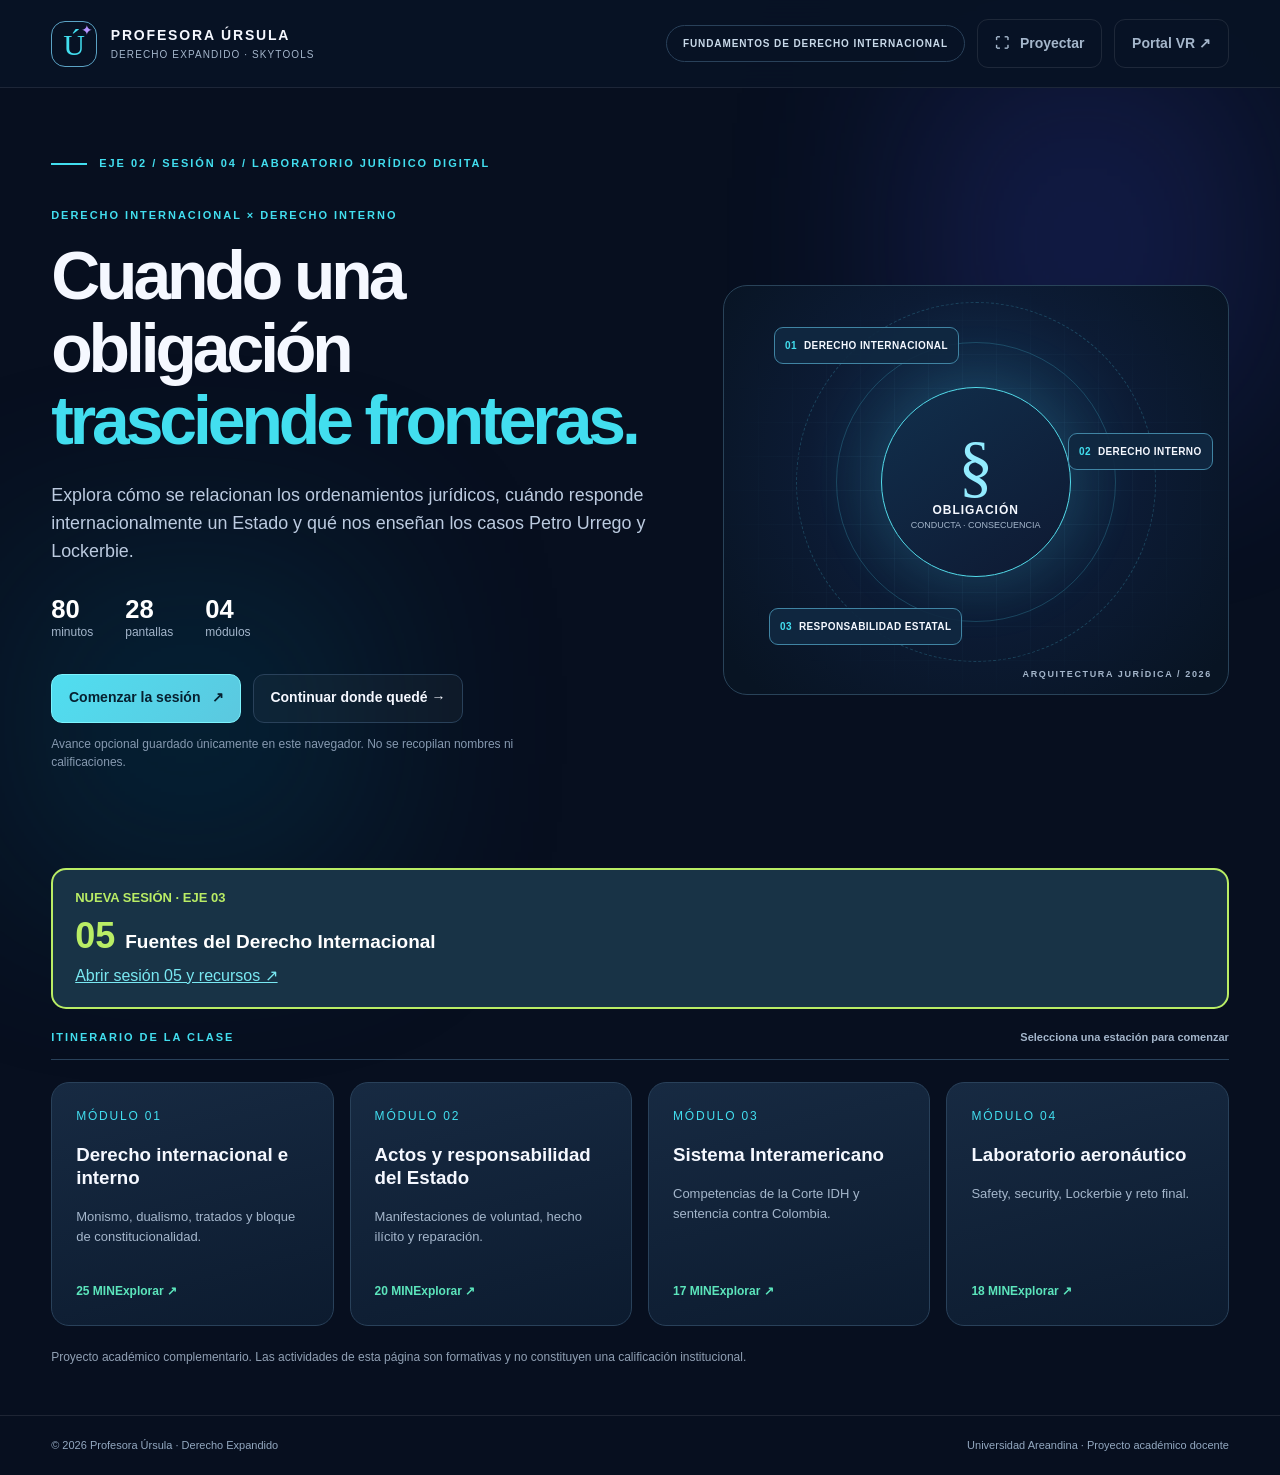
<file: index.html>
<!doctype html>
<html lang="es">
<head>
  <meta charset="utf-8">
  <meta name="viewport" content="width=device-width,initial-scale=1">
  <meta name="theme-color" content="#081324">
  <meta name="description" content="Aula interactiva de la Profesora Úrsula: Fundamentos de Derecho Internacional, Eje 2, Sesión 4.">
  <title>Sesión 04 · Derecho internacional | Profesora Úrsula</title>
  <link rel="stylesheet" href="./styles.css">
  <link rel="icon" type="image/svg+xml" href="./favicon.svg">
  <script src="./content.js" defer></script>
  <script src="./app.js" defer></script>
</head>
<body>
  <a class="skip" href="#main">Saltar al contenido</a>
  <div class="ambient ambient-a" aria-hidden="true"></div><div class="ambient ambient-b" aria-hidden="true"></div>
  <header class="topbar">
    <a class="identity" href="#inicio" aria-label="Ir al inicio de Profesora Úrsula">
      <span class="identity-mark" aria-hidden="true">Ú<span class="spark">✦</span></span>
      <span><strong>PROFESORA ÚRSULA</strong><small>DERECHO EXPANDIDO · SKYTOOLS</small></span>
    </a>
    <div class="top-actions">
      <span class="course-pill">FUNDAMENTOS DE DERECHO INTERNACIONAL</span>
      <button class="quiet" id="presentBtn" type="button" title="Ampliar para proyección">⛶ <span>Proyectar</span></button>
      <a class="quiet backlink" href="https://laprofeursula.skytools.org/" target="_blank" rel="noopener noreferrer">Portal VR ↗</a>
    </div>
  </header>
  <main id="main">
    <section id="home" class="home" aria-labelledby="mainTitle">
      <div class="eyebrow"><span class="eyebrow-line"></span>EJE 02 / SESIÓN 04 / LABORATORIO JURÍDICO DIGITAL</div>
      <div class="hero-grid">
        <div class="hero-copy">
          <p class="kicker">DERECHO INTERNACIONAL × DERECHO INTERNO</p>
          <h1 id="mainTitle">Cuando una obligación<br><em>trasciende fronteras.</em></h1>
          <p class="intro">Explora cómo se relacionan los ordenamientos jurídicos, cuándo responde internacionalmente un Estado y qué nos enseñan los casos Petro Urrego y Lockerbie.</p>
          <div class="metrics" aria-label="Datos de la sesión"><span><b>80</b> minutos</span><span><b>28</b> pantallas</span><span><b>04</b> módulos</span></div>
          <div class="hero-actions"><button class="primary" id="startBtn" type="button">Comenzar la sesión <span aria-hidden="true">↗</span></button><button class="outline" id="resumeBtn" type="button">Continuar donde quedé →</button></div>
          <p class="hero-footnote">Avance opcional guardado únicamente en este navegador. No se recopilan nombres ni calificaciones.</p>
        </div>
        <div class="hero-art" role="img" aria-label="Diagrama entre derecho interno, obligación internacional y responsabilidad estatal">
          <div class="orbit orbit-one"></div><div class="orbit orbit-two"></div>
          <div class="concept concept-top"><span>01</span>DERECHO INTERNACIONAL</div>
          <div class="concept concept-right"><span>02</span>DERECHO INTERNO</div>
          <div class="core"><div class="core-symbol">§</div><b>OBLIGACIÓN</b><small>CONDUCTA · CONSECUENCIA</small></div>
          <div class="concept concept-bottom"><span>03</span>RESPONSABILIDAD ESTATAL</div>
          <div class="art-label">ARQUITECTURA JURÍDICA / 2026</div>
        </div>
      </div>
      <aside style="padding:18px 22px;border:2px solid #b9ed65;border-radius:15px;background:#183346;margin:20px 0"><div style="color:#b9ed65;font-weight:800;font-size:13px">NUEVA SESIÓN · EJE 03</div><div style="font-size:36px;font-weight:900;color:#b9ed65">05 <span style="font-size:19px;color:#fff">Fuentes del Derecho Internacional</span></div><a style="color:#79e8f2" href="./sesion-05.html">Abrir sesión 05 y recursos ↗</a></aside>
      <div class="section-heading"><span>ITINERARIO DE LA CLASE</span><span>Selecciona una estación para comenzar</span></div>
      <div class="module-grid" id="moduleGrid"></div>
      <div class="course-disclaimer">Proyecto académico complementario. Las actividades de esta página son formativas y no constituyen una calificación institucional.</div>
    </section>
    <section id="classroom" class="classroom" hidden aria-label="Contenido de la sesión">
      <aside class="rail" aria-label="Navegación del curso">
        <div class="rail-heading"><span>RECORRIDO ACADÉMICO</span><button class="small-plain" id="homeBtn" type="button">← Inicio</button></div>
        <div class="progress-block"><div class="progress-row"><span>Tu recorrido</span><strong id="progressLabel">0 / 28</strong></div><div class="progress-track"><div class="progress-fill" id="progressFill"></div></div></div>
        <nav id="lessonNav" aria-label="28 pantallas y cuatro módulos"></nav>
        <div class="rail-bottom">Material académico abierto<br>PROFESORA ÚRSULA · SKYTOOLS</div>
      </aside>
      <div class="stage">
        <div class="stage-topline"><button class="small-plain mobile-outline" id="toggleNav" type="button" aria-controls="lessonNav" aria-expanded="false">☰ Temario</button><span id="breadcrumb">EJE 02 / MÓDULO 01</span><span id="timeCounter">00 / 80 MIN</span></div>
        <article id="lesson" class="lesson" aria-live="polite"></article>
        <div class="stage-footer"><button class="outline" id="prevBtn" type="button">← Anterior</button><div class="slide-index" id="slideCounter" aria-live="polite">01 / 28</div><button class="primary" id="nextBtn" type="button">Siguiente →</button></div>
      </div>
    </section>
  </main>
  <footer class="page-footer"><span>© 2026 Profesora Úrsula · Derecho Expandido</span><span>Universidad Areandina · Proyecto académico docente</span></footer>
  <div class="toast" id="toast" role="status" aria-live="polite"></div>
</body>
</html>
</file>
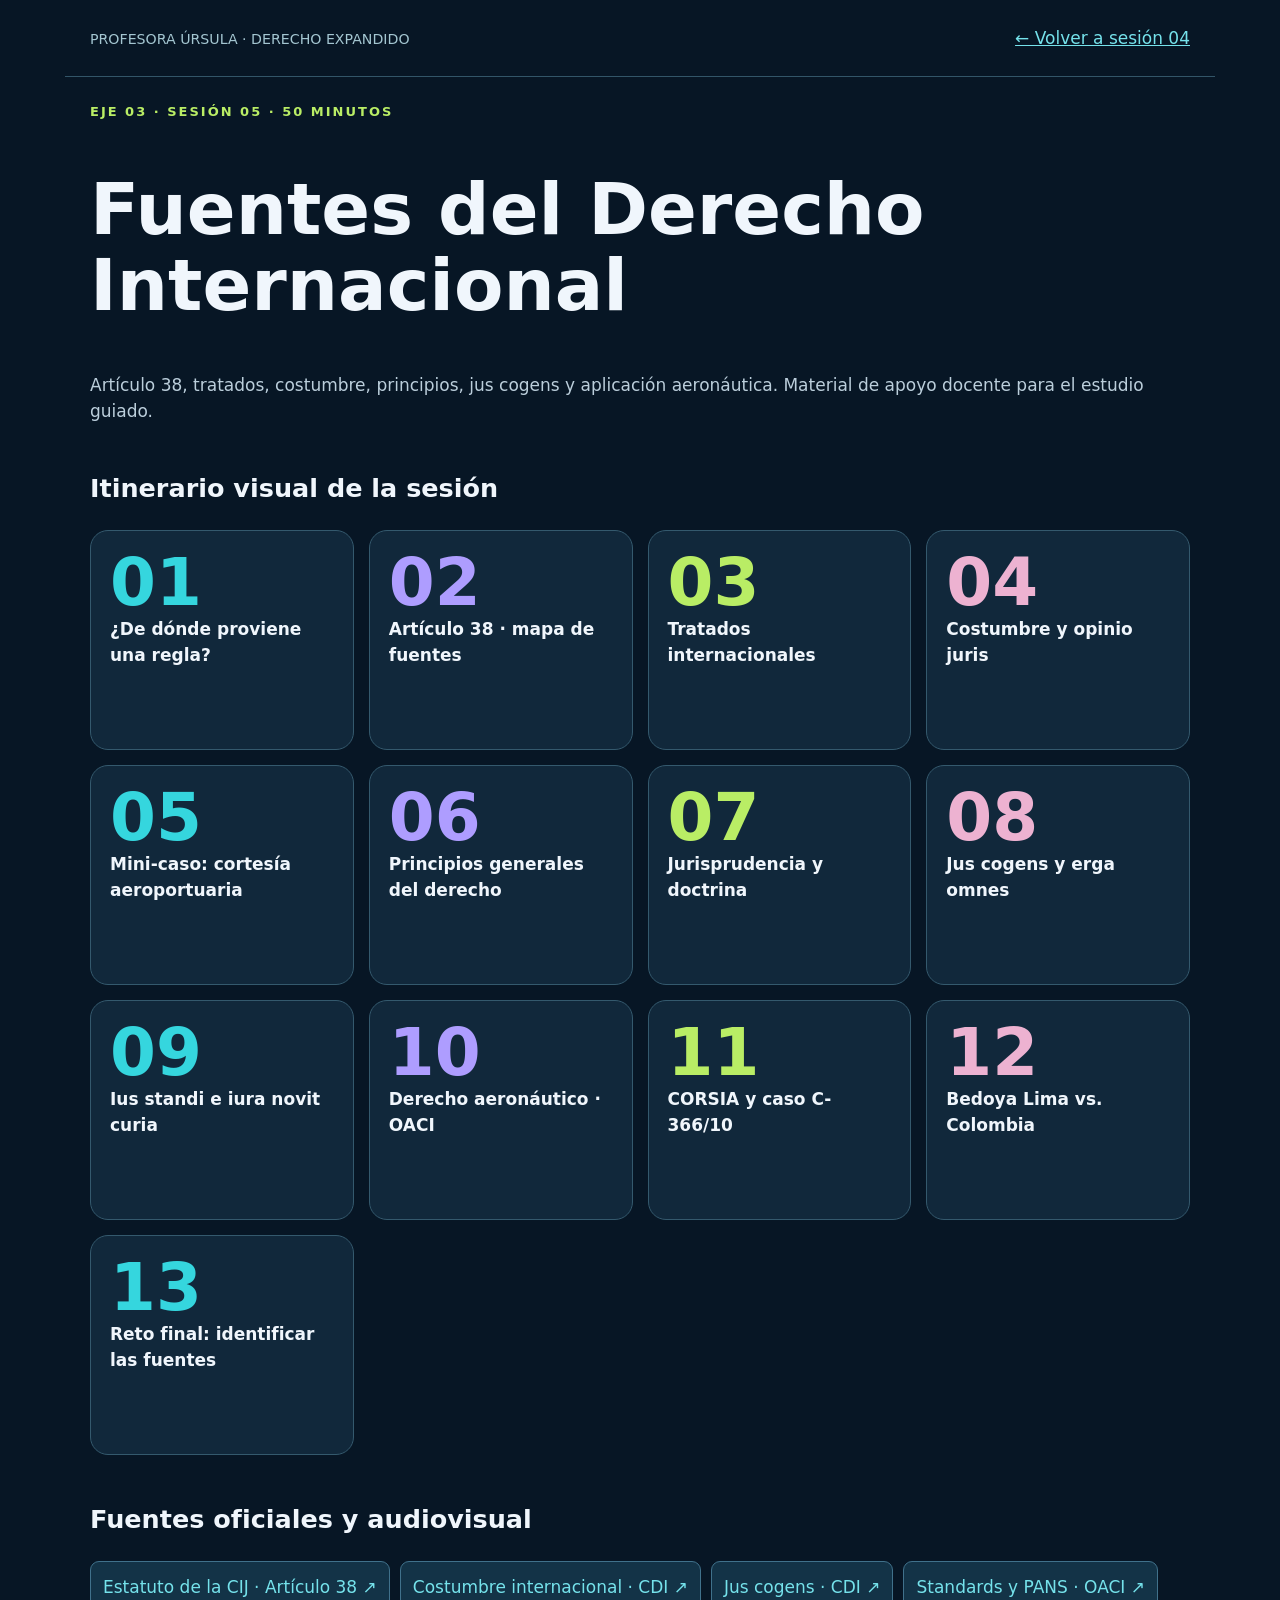
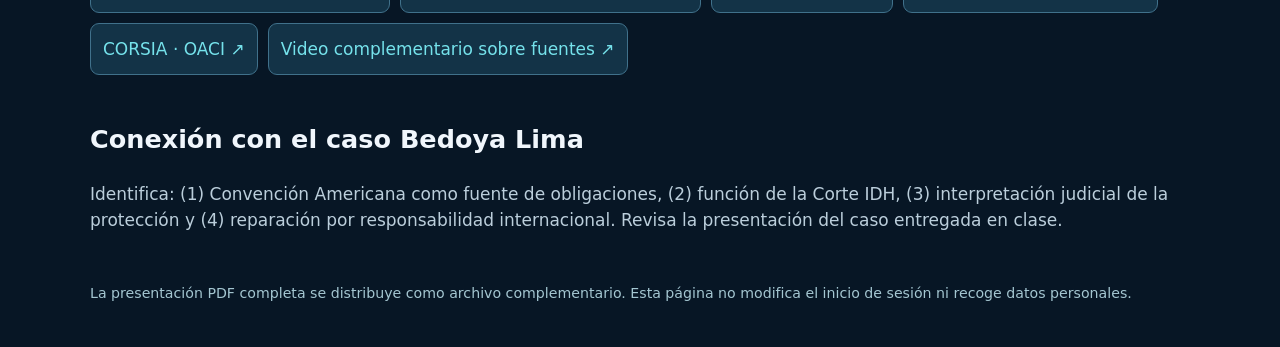
<file: sesion-05.html>
<!doctype html><html lang="es"><head><meta charset="utf-8"><meta name="viewport" content="width=device-width,initial-scale=1"><title>Sesión 05 · Fuentes del Derecho Internacional</title><meta name="theme-color" content="#071625"><style>body{background:#071625;color:#f0f6fc;font:17px/1.55 system-ui,Arial;margin:0}header,main{max-width:1100px;margin:auto;padding:25px}header{border-bottom:1px solid #325568}a{color:#75e2eb}.tag{color:#b9ed65;font-size:13px;letter-spacing:2px;font-weight:800}h1{font-size:clamp(36px,6vw,72px);line-height:1.06}p{color:#bbcedb}.tiles{display:grid;grid-template-columns:repeat(auto-fit,minmax(220px,1fr));gap:15px}.tile{background:#11283b;border:1px solid #34596d;border-radius:18px;padding:19px;min-height:180px}.number{display:block;font-size:66px;font-weight:900;color:#35d6de;line-height:1}.tile:nth-child(4n+2) .number{color:#ae9dff}.tile:nth-child(4n+3) .number{color:#b9ed65}.tile:nth-child(4n) .number{color:#edb2d1}.tile strong{font-size:17px}.links{display:flex;flex-wrap:wrap;gap:10px}.links a{border:1px solid #40718b;background:#133347;border-radius:9px;padding:12px;text-decoration:none}section{margin:45px 0}small{color:#a4c6d1}</style></head><body><header><small>PROFESORA ÚRSULA · DERECHO EXPANDIDO</small><a style="float:right" href="./index.html">← Volver a sesión 04</a></header><main><div class="tag">EJE 03 · SESIÓN 05 · 50 MINUTOS</div><h1>Fuentes del Derecho Internacional</h1><p>Artículo 38, tratados, costumbre, principios, jus cogens y aplicación aeronáutica. Material de apoyo docente para el estudio guiado.</p><section><h2>Itinerario visual de la sesión</h2><div class="tiles"><article class="tile"><span class="number">01</span><strong>¿De dónde proviene una regla?</strong></article><article class="tile"><span class="number">02</span><strong>Artículo 38 · mapa de fuentes</strong></article><article class="tile"><span class="number">03</span><strong>Tratados internacionales</strong></article><article class="tile"><span class="number">04</span><strong>Costumbre y opinio juris</strong></article><article class="tile"><span class="number">05</span><strong>Mini-caso: cortesía aeroportuaria</strong></article><article class="tile"><span class="number">06</span><strong>Principios generales del derecho</strong></article><article class="tile"><span class="number">07</span><strong>Jurisprudencia y doctrina</strong></article><article class="tile"><span class="number">08</span><strong>Jus cogens y erga omnes</strong></article><article class="tile"><span class="number">09</span><strong>Ius standi e iura novit curia</strong></article><article class="tile"><span class="number">10</span><strong>Derecho aeronáutico · OACI</strong></article><article class="tile"><span class="number">11</span><strong>CORSIA y caso C-366/10</strong></article><article class="tile"><span class="number">12</span><strong>Bedoya Lima vs. Colombia</strong></article><article class="tile"><span class="number">13</span><strong>Reto final: identificar las fuentes</strong></article></div></section><section><h2>Fuentes oficiales y audiovisual</h2><div class="links"><a href="https://www.icj-cij.org/statute" target="_blank" rel="noopener noreferrer">Estatuto de la CIJ · Artículo 38 ↗</a><a href="https://legal.un.org/ilc/texts/1_13.shtml" target="_blank" rel="noopener noreferrer">Costumbre internacional · CDI ↗</a><a href="https://legal.un.org/ilc/texts/1_14.shtml" target="_blank" rel="noopener noreferrer">Jus cogens · CDI ↗</a><a href="https://www.icao.int/airnavigation/differences-from-icao-standards" target="_blank" rel="noopener noreferrer">Standards y PANS · OACI ↗</a><a href="https://www.icao.int/environmental-protection/CORSIA" target="_blank" rel="noopener noreferrer">CORSIA · OACI ↗</a><a href="https://www.youtube.com/watch?v=X21QfVuUg5M" target="_blank" rel="noopener noreferrer">Video complementario sobre fuentes ↗</a></div></section><section><h2>Conexión con el caso Bedoya Lima</h2><p>Identifica: (1) Convención Americana como fuente de obligaciones, (2) función de la Corte IDH, (3) interpretación judicial de la protección y (4) reparación por responsabilidad internacional. Revisa la presentación del caso entregada en clase.</p></section><p><small>La presentación PDF completa se distribuye como archivo complementario. Esta página no modifica el inicio de sesión ni recoge datos personales.</small></p></main></body></html>
</file>
<file: styles.css>
:root{color-scheme:dark;--bg:#070f1f;--panel:#101e33;--panel2:#152840;--stroke:#29415a;--text:#f5f8ff;--muted:#a4b6cb;--cyan:#42deef;--violet:#b494ff;--mint:#5ce5bc;--max:1440px}*{box-sizing:border-box}html{scroll-behavior:smooth}body{margin:0;background:var(--bg);color:var(--text);font-family:Inter,Segoe UI,Arial,sans-serif;line-height:1.55;min-height:100vh}button,a{font:inherit}button{cursor:pointer}a{color:var(--cyan)}:focus-visible{outline:3px solid var(--cyan);outline-offset:3px}.skip{position:absolute;left:-9999px}.skip:focus{left:1rem;top:1rem;z-index:40;padding:.6rem;background:#fff;color:#000}.ambient{pointer-events:none;position:fixed;inset:auto;filter:blur(100px);opacity:.19;z-index:-1}.ambient-a{top:5%;right:2%;background:#4551ed;width:340px;height:390px}.ambient-b{bottom:0;left:0;background:#006b8b;width:380px;height:360px}.topbar{height:88px;display:flex;align-items:center;justify-content:space-between;gap:1rem;padding:0 clamp(1rem,4vw,4.5rem);border-bottom:1px solid #ffffff17;background:#081325ed;position:sticky;top:0;z-index:20;backdrop-filter:blur(15px)}.identity{display:flex;align-items:center;gap:.85rem;text-decoration:none;color:var(--text)}.identity-mark{border:1px solid #5ba3c5;color:var(--cyan);width:46px;height:46px;display:grid;place-items:center;border-radius:14px;font-family:Georgia,serif;font-size:30px;position:relative}.spark{position:absolute;right:3px;top:0;font:14px Arial;color:var(--violet)}.identity strong{display:block;font-size:14px;letter-spacing:.13em}.identity small{display:block;letter-spacing:.11em;font-size:10px;color:var(--muted)}.top-actions{display:flex;align-items:center;gap:12px}.course-pill{font-size:10px;font-weight:700;letter-spacing:.09em;color:#c8d9e9;border:1px solid var(--stroke);border-radius:50px;padding:.6rem 1rem}.quiet,.outline,.primary{display:inline-flex;gap:.7rem;align-items:center;justify-content:center;text-decoration:none;border-radius:11px;font-size:14px;font-weight:700;padding:.8rem 1.05rem;transition:transform .16s,border .16s,background .16s}.quiet{background:none;border:1px solid #ffffff18;color:var(--muted)}.quiet:hover,.outline:hover{border-color:var(--cyan);color:#fff}.primary{border:1px solid #7cf3fd;background:linear-gradient(130deg,#50def0,#5bc8df);color:#062030}.primary:hover{transform:translateY(-2px);background:#a3f8fb}.outline{background:#ffffff09;color:var(--text);border:1px solid var(--stroke)}.home{max-width:var(--max);margin:auto;padding:4.2rem clamp(1rem,4vw,4.5rem) 3rem}.eyebrow,.kicker,.section-heading,.art-label{font-size:11px;letter-spacing:.18em;font-weight:800;color:var(--cyan)}.eyebrow{display:flex;align-items:center;gap:.75rem}.eyebrow-line{height:2px;background:var(--cyan);width:36px}.hero-grid{display:grid;grid-template-columns:1.2fr 1fr;align-items:center;gap:4rem;padding:1.5rem 0 4rem}.hero-copy h1{font-size:clamp(2.8rem,5.3vw,5.4rem);line-height:1.07;letter-spacing:-.06em;margin:1rem 0 1.5rem}.hero-copy h1 em{font-style:normal;color:var(--cyan)}.intro{color:#bccbe0;font-size:clamp(1.05rem,1.4vw,1.3rem);max-width:690px}.metrics{display:flex;gap:2rem;margin:2rem 0}.metrics span{color:var(--muted);font-size:12px}.metrics b{color:#fff;font-size:1.6rem;display:block;line-height:1}.hero-actions{display:flex;gap:.7rem;flex-wrap:wrap}.hero-footnote{font-size:12px;color:#8699b0;max-width:530px}.hero-art{height:410px;position:relative;border:1px solid #294359;border-radius:24px;overflow:hidden;background:radial-gradient(circle at 50% 42%,#17395b 0%,#0c1b34 48%,#081423 92%)}.hero-art:before{content:"";position:absolute;inset:0;background-image:linear-gradient(#4e80a116 1px,transparent 1px),linear-gradient(90deg,#4e80a116 1px,transparent 1px);background-size:34px 34px;mask-image:radial-gradient(ellipse,black 30%,transparent 76%)}.orbit{border:1px solid #51d7f436;position:absolute;border-radius:50%;left:50%;top:48%;transform:translate(-50%,-50%)}.orbit-one{width:280px;height:280px}.orbit-two{width:360px;height:360px;border-style:dashed}.core{position:absolute;left:50%;top:48%;transform:translate(-50%,-50%);width:190px;height:190px;background:linear-gradient(145deg,#112f4c,#0e1932);border:1px solid #53dceb;border-radius:100%;display:flex;align-items:center;justify-content:center;flex-direction:column;box-shadow:0 0 70px #42ddeb29;text-align:center}.core-symbol{font-size:70px;line-height:1;color:#93ecff;font-family:Georgia,serif}.core b{font-size:12px;letter-spacing:.08em}.core small{font-size:9px;color:var(--muted)}.concept{position:absolute;z-index:2;display:flex;align-items:center;gap:7px;font-size:10px;font-weight:800;letter-spacing:.04em;background:#102841ea;padding:10px;border:1px solid #4084a3;border-radius:9px}.concept span{color:var(--cyan)}.concept-top{top:10%;left:10%}.concept-right{top:36%;right:3%}.concept-bottom{bottom:12%;left:9%}.art-label{position:absolute;bottom:12px;right:16px;font-size:9px;color:var(--muted)}.section-heading{display:flex;justify-content:space-between;border-bottom:1px solid var(--stroke);padding-bottom:.8rem;gap:1rem}.section-heading span:last-child{color:var(--muted);font-size:11px;letter-spacing:normal;text-transform:none}.module-grid{display:grid;grid-template-columns:repeat(4,1fr);gap:1rem;margin:1.4rem 0}.module{background:linear-gradient(165deg,#172a42,#0c1b2f);border:1px solid var(--stroke);border-radius:18px;padding:1.5rem;text-align:left;color:var(--text);min-height:244px;display:flex;flex-direction:column;gap:.6rem}.module:hover{border-color:var(--cyan);transform:translateY(-3px)}.module-num{color:var(--cyan);letter-spacing:.15em;font-size:12px}.module h3{font-size:1.17rem;line-height:1.23;margin:.5rem 0}.module p{color:var(--muted);font-size:13px;margin:0}.module-foot{margin-top:auto;display:flex;justify-content:space-between;color:var(--mint);font-size:12px;font-weight:700}.course-disclaimer{color:#90a0b4;font-size:12px}.page-footer{display:flex;justify-content:space-between;gap:1rem;border-top:1px solid #ffffff18;padding:1.3rem clamp(1rem,4vw,4.5rem);font-size:11px;color:#93a8c0}.classroom{display:grid;grid-template-columns:300px minmax(0,1fr);max-width:1600px;margin:auto;min-height:calc(100vh - 145px)}.classroom[hidden],.home[hidden]{display:none!important}.rail{border-right:1px solid var(--stroke);padding:1.8rem 1rem 2rem;position:sticky;top:88px;max-height:calc(100vh - 88px);overflow:auto;background:#0a1828}.rail-heading,.progress-row,.stage-topline,.stage-footer{display:flex;align-items:center;justify-content:space-between;gap:1rem}.rail-heading{font-size:10px;font-weight:800;letter-spacing:.08em;color:var(--cyan)}.small-plain{background:transparent;border:0;color:#bed0e2;padding:.4rem;font-size:12px;cursor:pointer}.progress-block{margin:1.6rem 0}.progress-row{font-size:12px;color:#a0b6c8}.progress-track{height:5px;background:#2b4258;border-radius:40px;overflow:hidden;margin-top:9px}.progress-fill{height:100%;width:0;background:var(--cyan);transition:width .2s}.nav-group{margin-bottom:1.4rem}.nav-title{font-size:10px;color:var(--violet);letter-spacing:.09em;text-transform:uppercase;padding:.5rem .8rem;font-weight:700}.nav-item{color:#a9bed3;width:100%;background:none;border:1px solid transparent;border-radius:9px;padding:.65rem .7rem;display:flex;gap:.65rem;text-align:left;align-items:flex-start;font-size:12px;line-height:1.25}.nav-item:hover{background:#1a3046}.nav-item.active{background:#1a3852;border-color:#407a99;color:#fff}.nav-number{color:var(--cyan);font-weight:800}.rail-bottom{font-size:10px;color:#7994ac;border-top:1px solid var(--stroke);padding:1rem}.stage{padding:2rem clamp(1rem,4vw,4.2rem);max-width:1110px;width:100%;margin:0 auto}.stage-topline{font-size:11px;color:var(--muted);letter-spacing:.1em;border-bottom:1px solid var(--stroke);padding-bottom:1rem}.lesson{min-height:460px;padding:2rem 0 1rem}.lesson-kicker{font-size:12px;letter-spacing:.15em;color:var(--cyan);font-weight:800}.lesson h2{font-size:clamp(2.1rem,4vw,3.5rem);line-height:1.12;letter-spacing:-.045em;margin:.7rem 0 1.1rem}.lesson-lead{font-size:clamp(1rem,1.5vw,1.35rem);color:#c3d5e7;max-width:800px}.visual{margin:2rem 0}.visual.cards,.visual.compare,.visual.roadmap{display:grid;grid-template-columns:repeat(2,minmax(0,1fr));gap:1rem}.visual-card{border:1px solid #30516b;background:linear-gradient(140deg,#152b44,#0b1c30);border-radius:15px;padding:1.35rem;min-height:128px}.visual-card strong{display:block;color:var(--cyan);font-size:13px;letter-spacing:.05em;margin-bottom:.55rem}.visual-card p{color:#d0deec;font-size:15px;margin:0}.visual.steps{display:grid;gap:.8rem;max-width:900px}.step{display:flex;align-items:center;gap:1rem;background:#132840;border-left:3px solid var(--cyan);padding:1rem;border-radius:0 12px 12px 0}.step-num{font-size:20px;color:var(--cyan);font-weight:800;min-width:28px}.visual.formula{display:flex;flex-wrap:wrap;align-items:center;gap:1rem}.formula-tile{padding:1.5rem;flex:1 1 220px;text-align:center;min-height:110px;background:#153552;border:1px solid #4f91aa;border-radius:15px;font-weight:800}.formula-symbol{color:var(--cyan);font-size:2rem}.visual.timeline{border-left:2px solid #377b9e;margin-left:13px;padding-left:2rem}.timeline-item{position:relative;padding:0 0 1.8rem}.timeline-item:before{content:"";position:absolute;left:-2.5rem;top:3px;border:3px solid var(--cyan);background:#0a1728;border-radius:100%;width:10px;height:10px}.timeline-item b{display:block;color:var(--cyan)}.timeline-item p{margin:.3rem 0;color:#dce5f1}.lesson-prompt{border:1px solid #7468ba;background:#392c5729;border-radius:13px;padding:1rem 1.2rem;margin:2rem 0;color:#ece3ff}.lesson-prompt strong{display:block;font-size:12px;color:#bbaaff;letter-spacing:.1em;margin-bottom:.4rem}.resources{margin:1.9rem 0}.resources h3{color:var(--muted);font-size:11px;letter-spacing:.13em}.resources-list{display:flex;gap:.6rem;flex-wrap:wrap}.resource{display:inline-block;border:1px solid #35657a;background:#123044;padding:.58rem .8rem;border-radius:8px;font-size:12px;text-decoration:none;color:#a7f3fa}.resource:hover{text-decoration:underline}.note{border-left:2px solid var(--violet);padding:.5rem 1rem;background:#a28bff0d;color:#d3cee6;font-size:13px}.quiz-card{border:1px solid #346983;border-radius:18px;background:#11263c;padding:1.4rem;margin:1.8rem 0}.quiz-card h3{margin:.2rem 0 1.25rem;font-size:1.1rem}.quiz-option{display:flex;gap:.7rem;align-items:center;border:1px solid #395268;border-radius:10px;padding:.9rem;margin:.6rem 0;cursor:pointer;color:#edf4f9;font-size:14px}.quiz-option:hover{border-color:var(--cyan)}.quiz-option input{accent-color:#51d9ea;width:17px;height:17px}.quiz-feedback{background:#19374b;border-radius:10px;padding:1rem;margin-top:1rem;color:#d7f6ff}.quiz-feedback strong{display:block;color:#75eaca}.quiz-set{margin:1rem 0}.stage-footer{border-top:1px solid var(--stroke);padding-top:1.5rem}.stage-footer button:disabled{opacity:.35;cursor:not-allowed}.slide-index{font-size:12px;letter-spacing:.13em;color:var(--muted)}.video-card{background:#11263e;border:1px solid var(--stroke);border-radius:16px;padding:2rem;text-align:center}.video-symbol{font-size:3rem;color:var(--cyan)}.video-card p{color:var(--muted)}.mobile-outline{display:none}.toast{position:fixed;bottom:2rem;right:2rem;background:#18394d;color:white;border:1px solid #3eaac0;padding:.8rem 1rem;border-radius:10px;display:none;z-index:40}.toast.visible{display:block}body.projecting .rail,body.projecting .topbar,body.projecting .page-footer{display:none}body.projecting .classroom{display:block;max-width:1350px}body.projecting .stage{max-width:1230px}body.projecting .lesson{min-height:65vh}body.projecting .lesson h2{font-size:clamp(3rem,5.3vw,5.3rem)}@media(max-width:1150px){.hero-grid{grid-template-columns:1fr 0.8fr;gap:1.5rem}.module-grid{grid-template-columns:repeat(2,1fr)}.course-pill{display:none}}@media(max-width:830px){.topbar{height:75px}.hero-grid{grid-template-columns:1fr}.hero-art{height:300px}.classroom{grid-template-columns:1fr}.rail{position:relative;top:auto;max-height:none;display:none;border-right:0}.classroom.nav-open .rail{display:block}.mobile-outline{display:block}.stage{padding:1rem 1.2rem}.lesson{min-height:470px}.visual.cards,.visual.compare,.visual.roadmap{grid-template-columns:1fr}.page-footer{flex-direction:column}}@media(max-width:520px){.home{padding-top:2rem}.hero-copy h1{font-size:2.7rem}.module-grid{grid-template-columns:1fr}.hero-art{height:280px}.orbit-two{width:290px;height:290px}.orbit-one{width:230px;height:230px}.core{width:150px;height:150px}.core-symbol{font-size:52px}.concept{font-size:8px}.hero-actions{flex-direction:column}.hero-actions button{width:100%}.metrics{gap:1.2rem}.top-actions .backlink{display:none}.identity strong{font-size:12px}.identity small{font-size:9px}}@media(prefers-reduced-motion:reduce){*{scroll-behavior:auto!important;transition:none!important}}
</file>
